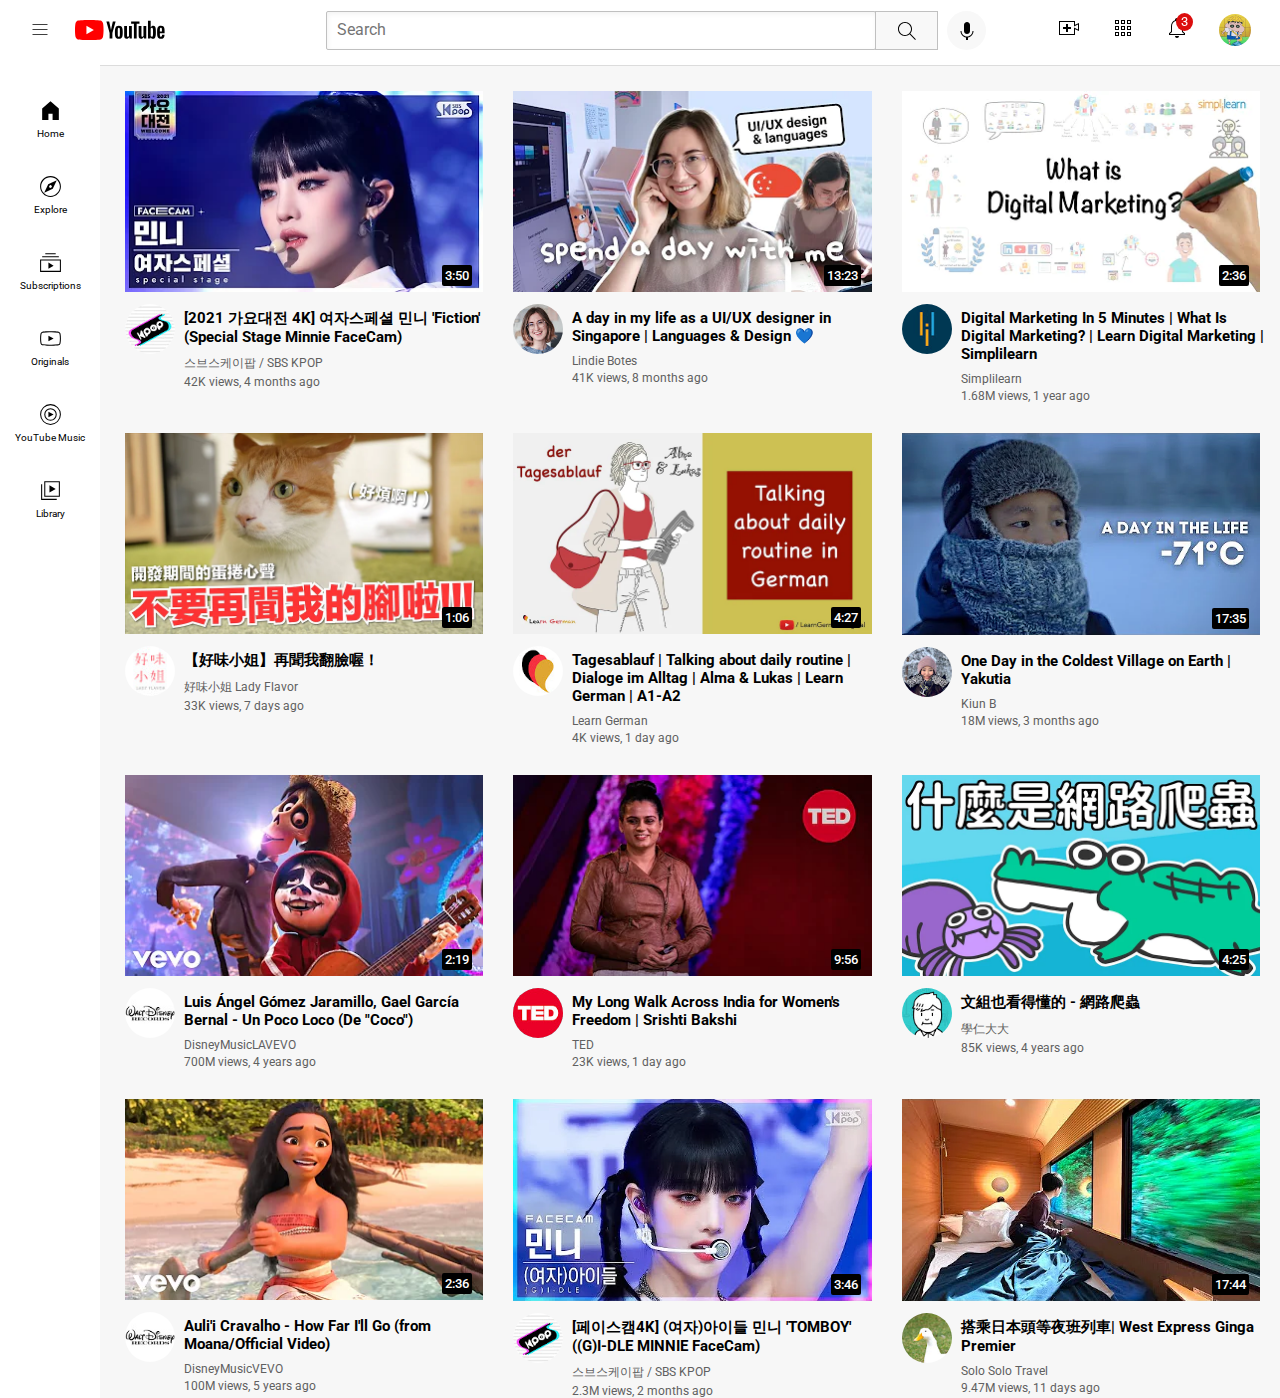
<file: index.html>
<!DOCTYPE html>
<html>

  <head>
    <title>Youtube Clone</title>
    <link rel="stylesheet" href="video.css">
    <link rel="stylesheet" href="header.css">
    <link rel="stylesheet" href="general.css">
    <link rel="stylesheet" href="sidebar.css">
    <link rel="preconnect" href="https://fonts.googleapis.com">
    <link rel="preconnect" href="https://fonts.gstatic.com" crossorigin>
    <link href="https://fonts.googleapis.com/css2?family=Roboto:wght@300;400;500;700&display=swap" rel="stylesheet">  
  </head>

  <body>
    <div class="header">
      <div class="left-section">
        <img src="youtube-icons/hamburger-menu.svg">
        <img src="youtube-icons/youtube-logo.svg">
      </div>
      <div class="middle-section">
        <input class="search-bar" type="text" placeholder="Search">
        <button class="search-button">
          <img class="search-icon" src="youtube-icons/search.svg">
          <div class="tooltip">Search</div>
        </button>
        <button class="voice-search-button">
          <img class="voice-icon" src="youtube-icons/voice-search-icon.svg">
          <div class="tooltip">Search with your voice</div>
        </button>
      </div>
      <div class="right-section">
        <div class="upload">
          <img class="upload-icon" src="youtube-icons/upload.svg">
          <div class="tooltip">Create</div>
        </div>
        <div class="apps">
          <img class="apps-icon" src="youtube-icons/youtube-apps.svg">
          <div class="tooltip">YouTube apps</div>
        </div>
        <div class="noti">
          <img class="noti-icon" src="youtube-icons/notifications.svg">
          <div class="no-of-noti">3</div>
          <div class="tooltip">Notifications</div>
        </div>
        <img class="my-icon" src="channel-icons/unnamed.jpg">
      </div>
      <div class="sidebar">
        <div class="side-bar-link">
          <img src="youtube-icons/home.svg">
          <div>Home</div>
        </div>
        <div class="side-bar-link"><img src="youtube-icons/explore.svg"><div>Explore</div></div>
        <div class="side-bar-link"><img src="youtube-icons/subscriptions.svg"><div>Subscriptions</div></div>
        <div class="side-bar-link"><img src="youtube-icons/originals.svg"><div>Originals</div></div>
        <div class="side-bar-link"><img src="youtube-icons/youtube-music.svg"><div>YouTube Music</div></div>
        <div class="side-bar-link"><img src="youtube-icons/library.svg"><div>Library</div></div>
      </div>
    </div>

    <div class="video-grid">
    <div class="video">
      <div class="cover-photo">
        <img src="cover-photo/minniefiction.webp">
        <div class="video-time">3:50</div>
      </div>
      <div class="video-info">
        <div class="channel-icon">
          <img class="icon" src="channel-icons/sbsicon.jpg">
        </div>
        <div class="tas">
        <p class="title">[2021 가요대전 4K] 여자스페셜 민니 'Fiction' (Special Stage Minnie FaceCam)</p>
        <p class="author">스브스케이팝 / SBS KPOP</p>
        <p class="stats">42K views, 4 months ago </p>
        </div>
      </div>
    </div>

    <div class="video">
      <div class="cover-photo">
        <img src="cover-photo/lindie.webp">
        <div class="video-time">13:23</div>
      </div>
      <div class="video-info">
        <div class="channel-icon">
          <img class="icon" src="channel-icons/lindie.jpg">
        </div>
        <div class="tas">
        <p class="title">A day in my life as a UI/UX designer in Singapore | Languages & Design 💙</p>
        <p class="author">Lindie Botes</p>
        <p class="stats">41K views, 8 months ago </p>
        </div>
      </div>
    </div>

    <div class="video">
      <div class="cover-photo">
        <img src="cover-photo/mar.webp">
        <div class="video-time">2:36</div>
      </div>
      <div class="video-info">
        <div class="channel-icon">
          <img class="icon" src="channel-icons/mar.jpg">
        </div>
        <div class="tas">
        <p class="title">Digital Marketing In 5 Minutes | What Is Digital Marketing? | Learn Digital Marketing | Simplilearn</p>
        <p class="author">
          Simplilearn</p>
        <p class="stats">1.68M views, 1 year ago </p>
        </div>
      </div>
    </div>

    <div class="video">
      <div class="cover-photo">
        <img src="cover-photo/ladyflavour.webp">
        <div class="video-time">1:06</div>
      </div>
      <div class="video-info">
        <div class="channel-icon">
          <img class="icon" src="channel-icons/ladyf.jpg">
        </div>
        <div class="tas">
        <p class="title">【好味小姐】再聞我翻臉喔！</p>
        <p class="author">好味小姐 Lady Flavor</p>
        <p class="stats">33K views, 7 days ago </p>
        </div>
      </div>
    </div>

    <div class="video">
      <div class="cover-photo">
        <img src="cover-photo/german.webp">
        <div class="video-time">4:27</div>
      </div>
      <div class="video-info">
        <div class="channel-icon">
          <img class="icon" src="channel-icons/german.jpg">
        </div>
        <div class="tas">
        <p class="title">Tagesablauf | Talking about daily routine | Dialoge im Alltag | Alma & Lukas | Learn German | A1-A2</p>
        <p class="author">Learn German</p>
        <p class="stats">4K views, 1 day ago </p>
        </div>
      </div>
    </div>

    <div class="video">
      <div class="cover-photo">
        <img src="cover-photo/cold.webp">
        <div class="video-time">17:35</div>
      </div>
      <div class="video-info">
        <div class="channel-icon">
          <img class="icon" src="channel-icons/cold.jpg">
        </div>
        <div class="tas">
        <p class="title">One Day in the Coldest Village on Earth | Yakutia</p>
        <p class="author">Kiun B</p>
        <p class="stats">18M views, 3 months ago </p>
        </div>
      </div>
    </div>

    <div class="video">
      <div class="cover-photo">
        <img src="cover-photo/coco.webp">
        <div class="video-time">2:19</div>
      </div>
      <div class="video-info">
        <div class="channel-icon">
          <img class="icon" src="channel-icons/coco.jpg">
        </div>
        <div class="tas">
        <p class="title">Luis Ángel Gómez Jaramillo, Gael García Bernal - Un Poco Loco (De "Coco")</p>
        <p class="author">
          DisneyMusicLAVEVO</p>
        <p class="stats">700M views, 4 years ago </p>
        </div>
      </div>
    </div>

    <div class="video">
      <div class="cover-photo">
        <img src="cover-photo/india.webp">
        <div class="video-time">9:56</div>
      </div>
      <div class="video-info">
        <div class="channel-icon">
          <img class="icon" src="channel-icons/india.jpg">
        </div>
        <div class="tas">
        <p class="title">My Long Walk Across India for Women's Freedom | Srishti Bakshi</p>
        <p class="author">TED</p>
        <p class="stats">23K views, 1 day ago </p>
        </div>
      </div>
    </div>

    <div class="video">
      <div class="cover-photo">
        <img src="cover-photo/croc.webp">
        <div class="video-time">4:25</div>
      </div>
      <div class="video-info">
        <div class="channel-icon">
          <img class="icon" src="channel-icons/croc.jpg">
        </div>
        <div class="tas">
        <p class="title">文組也看得懂的 - 網路爬蟲</p>
        <p class="author">學仁大大</p>
        <p class="stats">85K views, 4 years ago </p>
        </div>
      </div>
    </div>

    <div class="video">
      <div class="cover-photo">
        <img src="cover-photo/moana.webp">
        <div class="video-time">2:36</div>
      </div>
      <div class="video-info">
        <div class="channel-icon">
          <img class="icon" src="channel-icons/coco.jpg">
        </div>
        <div class="tas">
        <p class="title">Auli'i Cravalho - How Far I'll Go (from Moana/Official Video)</p>
        <p class="author">DisneyMusicVEVO</p>
        <p class="stats">100M views, 5 years ago </p>
        </div>
      </div>
    </div>

    <div class="video">
      <div class="cover-photo">
        <img src="cover-photo/minnietomboy.webp">
        <div class="video-time">3:46</div>
      </div>
      <div class="video-info">
        <div class="channel-icon">
          <img class="icon" src="channel-icons/sbsicon.jpg">
        </div>
        <div class="tas">
        <p class="title">[페이스캠4K] (여자)아이들 민니 'TOMBOY' ((G)I-DLE MINNIE FaceCam)</p>
        <p class="author">스브스케이팝 / SBS KPOP</p>
        <p class="stats">2.3M views, 2 months ago </p>
        </div>
      </div>
    </div>

    <div class="video">
      <div class="cover-photo">
        <img src="cover-photo/japan.webp">
        <div class="video-time">17:44</div>
      </div>
      <div class="video-info">
        <div class="channel-icon">
          <img class="icon" src="channel-icons/japan.jpg">
        </div>
        <div class="tas">
        <p class="title">搭乘日本頭等夜班列車| West Express Ginga Premier</p>
        <p class="author">Solo Solo Travel</p>
        <p class="stats">9.47M views, 11 days ago </p>
        </div>
      </div>
    </div>

  </div>
  </body>
</html>
</file>
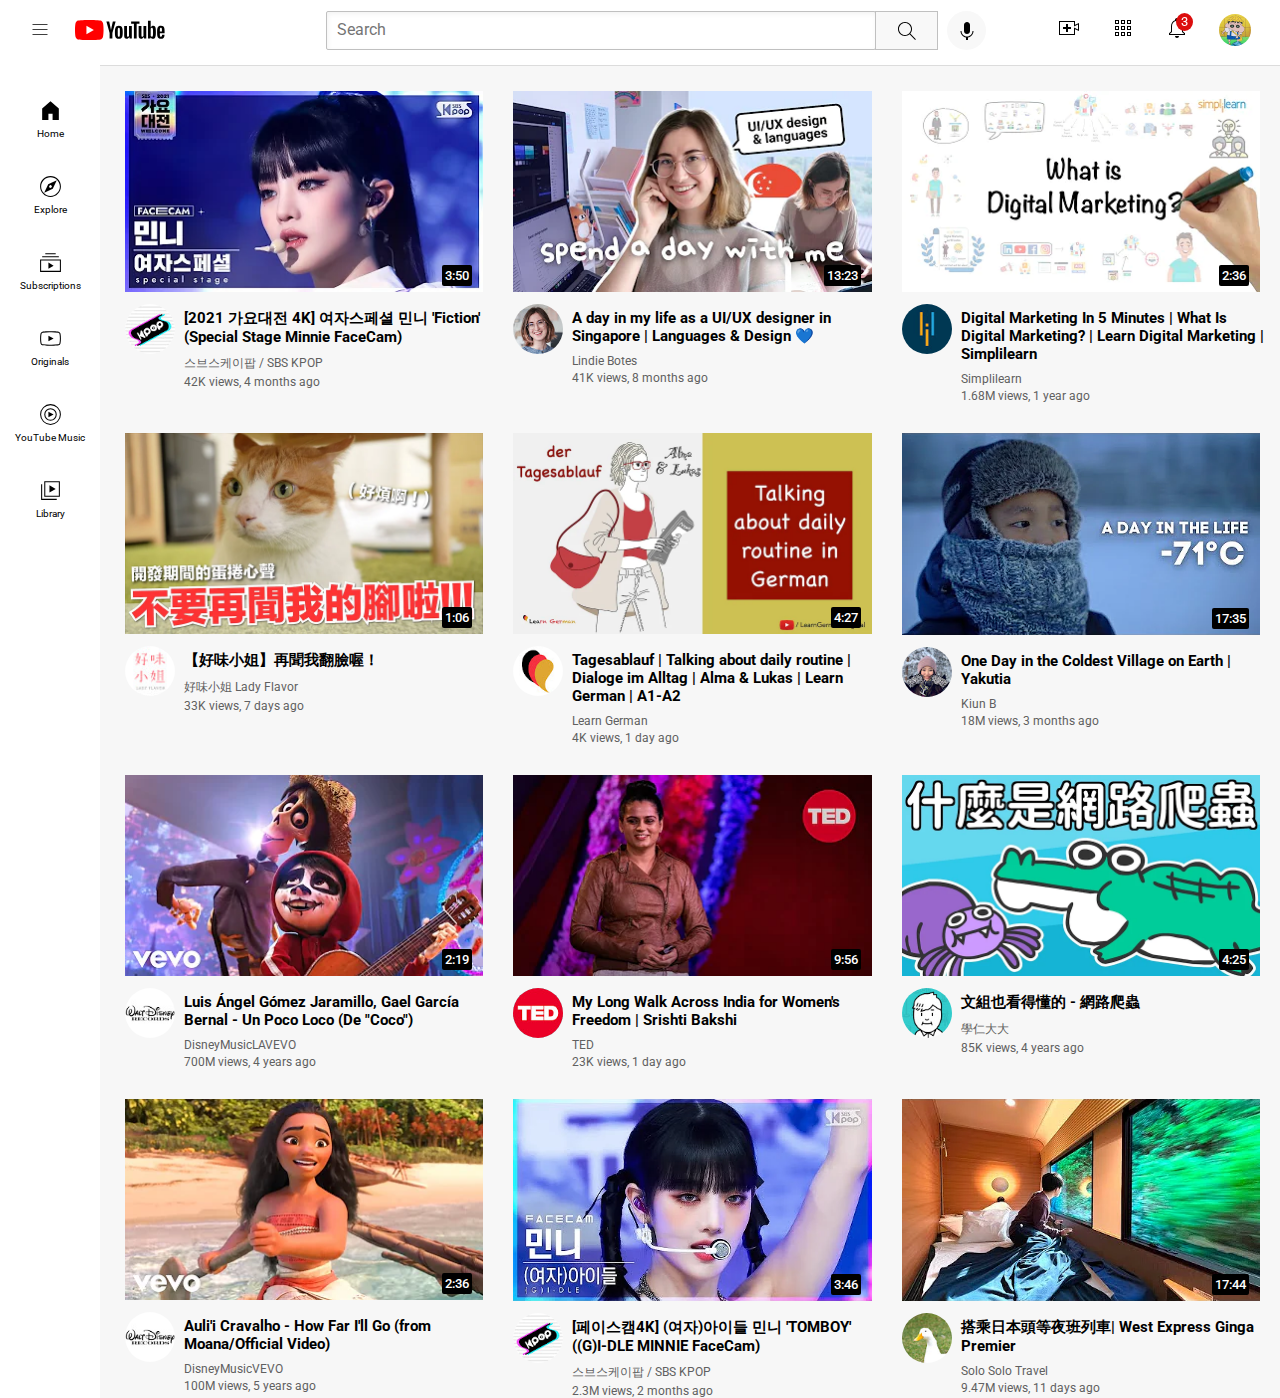
<file: youtube.html>
<!DOCTYPE html>
<html>

  <head>
    <title>Youtube Clone</title>
    <link rel="stylesheet" href="video.css">
    <link rel="stylesheet" href="header.css">
    <link rel="stylesheet" href="general.css">
    <link rel="stylesheet" href="sidebar.css">
    <link rel="preconnect" href="https://fonts.googleapis.com">
    <link rel="preconnect" href="https://fonts.gstatic.com" crossorigin>
    <link href="https://fonts.googleapis.com/css2?family=Roboto:wght@300;400;500;700&display=swap" rel="stylesheet">  
  </head>

  <body>
    <div class="header">
      <div class="left-section">
        <img src="youtube-icons/hamburger-menu.svg">
        <img src="youtube-icons/youtube-logo.svg">
      </div>
      <div class="middle-section">
        <input class="search-bar" type="text" placeholder="Search">
        <button class="search-button">
          <img class="search-icon" src="youtube-icons/search.svg">
          <div class="tooltip">Search</div>
        </button>
        <button class="voice-search-button">
          <img class="voice-icon" src="youtube-icons/voice-search-icon.svg">
          <div class="tooltip">Search with your voice</div>
        </button>
      </div>
      <div class="right-section">
        <div class="upload">
          <img class="upload-icon" src="youtube-icons/upload.svg">
          <div class="tooltip">Create</div>
        </div>
        <div class="apps">
          <img class="apps-icon" src="youtube-icons/youtube-apps.svg">
          <div class="tooltip">YouTube apps</div>
        </div>
        <div class="noti">
          <img class="noti-icon" src="youtube-icons/notifications.svg">
          <div class="no-of-noti">3</div>
          <div class="tooltip">Notifications</div>
        </div>
        <img class="my-icon" src="channel-icons/unnamed.jpg">
      </div>
      <div class="sidebar">
        <div class="side-bar-link">
          <img src="youtube-icons/home.svg">
          <div>Home</div>
        </div>
        <div class="side-bar-link"><img src="youtube-icons/explore.svg"><div>Explore</div></div>
        <div class="side-bar-link"><img src="youtube-icons/subscriptions.svg"><div>Subscriptions</div></div>
        <div class="side-bar-link"><img src="youtube-icons/originals.svg"><div>Originals</div></div>
        <div class="side-bar-link"><img src="youtube-icons/youtube-music.svg"><div>YouTube Music</div></div>
        <div class="side-bar-link"><img src="youtube-icons/library.svg"><div>Library</div></div>
      </div>
    </div>

    <div class="video-grid">
    <div class="video">
      <div class="cover-photo">
        <img src="cover-photo/minniefiction.webp">
        <div class="video-time">3:50</div>
      </div>
      <div class="video-info">
        <div class="channel-icon">
          <img class="icon" src="channel-icons/sbsicon.jpg">
        </div>
        <div class="tas">
        <p class="title">[2021 가요대전 4K] 여자스페셜 민니 'Fiction' (Special Stage Minnie FaceCam)</p>
        <p class="author">스브스케이팝 / SBS KPOP</p>
        <p class="stats">42K views, 4 months ago </p>
        </div>
      </div>
    </div>

    <div class="video">
      <div class="cover-photo">
        <img src="cover-photo/lindie.webp">
        <div class="video-time">13:23</div>
      </div>
      <div class="video-info">
        <div class="channel-icon">
          <img class="icon" src="channel-icons/lindie.jpg">
        </div>
        <div class="tas">
        <p class="title">A day in my life as a UI/UX designer in Singapore | Languages & Design 💙</p>
        <p class="author">Lindie Botes</p>
        <p class="stats">41K views, 8 months ago </p>
        </div>
      </div>
    </div>

    <div class="video">
      <div class="cover-photo">
        <img src="cover-photo/mar.webp">
        <div class="video-time">2:36</div>
      </div>
      <div class="video-info">
        <div class="channel-icon">
          <img class="icon" src="channel-icons/mar.jpg">
        </div>
        <div class="tas">
        <p class="title">Digital Marketing In 5 Minutes | What Is Digital Marketing? | Learn Digital Marketing | Simplilearn</p>
        <p class="author">
          Simplilearn</p>
        <p class="stats">1.68M views, 1 year ago </p>
        </div>
      </div>
    </div>

    <div class="video">
      <div class="cover-photo">
        <img src="cover-photo/ladyflavour.webp">
        <div class="video-time">1:06</div>
      </div>
      <div class="video-info">
        <div class="channel-icon">
          <img class="icon" src="channel-icons/ladyf.jpg">
        </div>
        <div class="tas">
        <p class="title">【好味小姐】再聞我翻臉喔！</p>
        <p class="author">好味小姐 Lady Flavor</p>
        <p class="stats">33K views, 7 days ago </p>
        </div>
      </div>
    </div>

    <div class="video">
      <div class="cover-photo">
        <img src="cover-photo/german.webp">
        <div class="video-time">4:27</div>
      </div>
      <div class="video-info">
        <div class="channel-icon">
          <img class="icon" src="channel-icons/german.jpg">
        </div>
        <div class="tas">
        <p class="title">Tagesablauf | Talking about daily routine | Dialoge im Alltag | Alma & Lukas | Learn German | A1-A2</p>
        <p class="author">Learn German</p>
        <p class="stats">4K views, 1 day ago </p>
        </div>
      </div>
    </div>

    <div class="video">
      <div class="cover-photo">
        <img src="cover-photo/cold.webp">
        <div class="video-time">17:35</div>
      </div>
      <div class="video-info">
        <div class="channel-icon">
          <img class="icon" src="channel-icons/cold.jpg">
        </div>
        <div class="tas">
        <p class="title">One Day in the Coldest Village on Earth | Yakutia</p>
        <p class="author">Kiun B</p>
        <p class="stats">18M views, 3 months ago </p>
        </div>
      </div>
    </div>

    <div class="video">
      <div class="cover-photo">
        <img src="cover-photo/coco.webp">
        <div class="video-time">2:19</div>
      </div>
      <div class="video-info">
        <div class="channel-icon">
          <img class="icon" src="channel-icons/coco.jpg">
        </div>
        <div class="tas">
        <p class="title">Luis Ángel Gómez Jaramillo, Gael García Bernal - Un Poco Loco (De "Coco")</p>
        <p class="author">
          DisneyMusicLAVEVO</p>
        <p class="stats">700M views, 4 years ago </p>
        </div>
      </div>
    </div>

    <div class="video">
      <div class="cover-photo">
        <img src="cover-photo/india.webp">
        <div class="video-time">9:56</div>
      </div>
      <div class="video-info">
        <div class="channel-icon">
          <img class="icon" src="channel-icons/india.jpg">
        </div>
        <div class="tas">
        <p class="title">My Long Walk Across India for Women's Freedom | Srishti Bakshi</p>
        <p class="author">TED</p>
        <p class="stats">23K views, 1 day ago </p>
        </div>
      </div>
    </div>

    <div class="video">
      <div class="cover-photo">
        <img src="cover-photo/croc.webp">
        <div class="video-time">4:25</div>
      </div>
      <div class="video-info">
        <div class="channel-icon">
          <img class="icon" src="channel-icons/croc.jpg">
        </div>
        <div class="tas">
        <p class="title">文組也看得懂的 - 網路爬蟲</p>
        <p class="author">學仁大大</p>
        <p class="stats">85K views, 4 years ago </p>
        </div>
      </div>
    </div>

    <div class="video">
      <div class="cover-photo">
        <img src="cover-photo/moana.webp">
        <div class="video-time">2:36</div>
      </div>
      <div class="video-info">
        <div class="channel-icon">
          <img class="icon" src="channel-icons/coco.jpg">
        </div>
        <div class="tas">
        <p class="title">Auli'i Cravalho - How Far I'll Go (from Moana/Official Video)</p>
        <p class="author">DisneyMusicVEVO</p>
        <p class="stats">100M views, 5 years ago </p>
        </div>
      </div>
    </div>

    <div class="video">
      <div class="cover-photo">
        <img src="cover-photo/minnietomboy.webp">
        <div class="video-time">3:46</div>
      </div>
      <div class="video-info">
        <div class="channel-icon">
          <img class="icon" src="channel-icons/sbsicon.jpg">
        </div>
        <div class="tas">
        <p class="title">[페이스캠4K] (여자)아이들 민니 'TOMBOY' ((G)I-DLE MINNIE FaceCam)</p>
        <p class="author">스브스케이팝 / SBS KPOP</p>
        <p class="stats">2.3M views, 2 months ago </p>
        </div>
      </div>
    </div>

    <div class="video">
      <div class="cover-photo">
        <img src="cover-photo/japan.webp">
        <div class="video-time">17:44</div>
      </div>
      <div class="video-info">
        <div class="channel-icon">
          <img class="icon" src="channel-icons/japan.jpg">
        </div>
        <div class="tas">
        <p class="title">搭乘日本頭等夜班列車| West Express Ginga Premier</p>
        <p class="author">Solo Solo Travel</p>
        <p class="stats">9.47M views, 11 days ago </p>
        </div>
      </div>
    </div>

  </div>
  </body>
</html>
</file>
<file: video.css>
.cover-photo{
  width:100%;
  margin-bottom: 8px;
  position: relative;
}

.cover-photo img{
  height:100%;      /*the stuff will resize when the window is resized*/
  width:100%;
  object-fit: cover;
}

.video-grid{
  display: grid;
  grid-template-columns: 1fr 1fr 1fr 1fr;    /*equally distribute space for 3 columns*/
  row-gap: 30px;
  column-gap: 30px;
  background-color: rgb(247,247,247);
  padding-top:25px;
  padding-left:25px;
  padding-right: 20px;
  border:0;
  border-top: 1px;
  border-style: solid;
  border-color: rgb(220,220,220);
}

@media (max-width: 1300px) {                          /*when the window shrinks will not squeeze tgt*/
  .video-grid{
    grid-template-columns: 1fr 1fr 1fr;
  }
}

@media (max-width: 1000px) {
  .video-grid{
    grid-template-columns: 1fr 1fr;
  }
}

@media (max-width: 600px) {
  .video-grid{
    grid-template-columns: 1fr;
  }
}

.title{
  font-size: 15px;
  margin-top: 5px;
  margin-bottom:0;
  margin-left: 5px;
  font-weight: 700;
  width: 100%;
}

.author{
  font-size:12px;
  margin-top: 9px;
  margin-bottom:0;
  margin-left: 5px;
  color: rgb(96,96,96);
}

.stats{
  font-size:12px;
  margin-top: 3px;
  margin-bottom:0;
  margin-left: 5px;
  color: rgb(96,96,96);
}

.channel-icon{
  vertical-align: top;
}

.channel-icon img{
  width:50px;
  border-radius: 50%;
}

.tas{
  display: grid;
  grid-template-rows: 1fr,1fr,1fr;
  margin-left: 4px;
}

.video-info{
  display:grid;
  grid-template-columns: 50px 1fr;
}

.video-time{
  background-color: black;
  color: white;
  position: absolute;
  bottom: 10px;
  right:11px;
  font-family: Roboto;
  font-size: 13px;
  font-weight: 500;
  padding: 3px;
  border-radius: 2px;
}
</file>
<file: header.css>
.header{
  height:60px;
  display:flex;
  flex-direction: row;
  justify-content: space-between;             /*separate*/
  position: fixed;                            /*header fixed not scrolling down*/
  background-color: white;
  vertical-align: middle;
  right:0;
  left:0;
  top:0;
  z-index: 100;                               /*put on the very top will not be covered*/
}

.left-section{
  display: flex;
  align-items: center;
  margin-left: 20px;
  width:200px;
}

.left-section img{
  height: 20px;
  margin-left: 10px;
  margin-right: 15px;
  cursor: pointer;
}


.middle-section{
  flex:1;
  margin-left: 70px;
  margin-right:35px;
  max-width: 660px;
  display: flex;
  align-items: center;
}

.search-bar{
  flex:1;
  height: 35px;
  padding-left: 10px;
  font-size: 16px;
  border-width: 1px;
  border-style: solid;
  border-color: rgb(192,192,192);
  border-radius: 2px;
  box-shadow: inset 1px 2px 5px rgba(0,0,0,0.05);      /*shadow*/
  width:0;                                               /*remove default minimum width*/
}

.search-bar::placeholder{
  font-family:Roboto, Arial;
  font-size: 16px;
}

.search-bar:active{
  border: 0;
}

.search-button{
  height: 39px;
  width: 63px;
  background-color: rgb(248, 248, 248);
  border-width: 1px;
  border-style: solid;
  border-color: rgb(192,192,192);
  margin-left: -1px;
  cursor: pointer;
  position: relative;
}

.search-button .tooltip{
  position: absolute;
  background-color: gray;
  color: white;
  padding-top: 6px;
  padding-bottom: 6px;
  padding-left: 8px;
  padding-right: 8px;
  border-radius: 2px;
  font-size: 12px;
  bottom:-40px;
  left: 5px;
  opacity:0;                               /*show tooltip only when hover*/
  pointer-events: none;                    /*tooltip doesnt count as hover part*/
}

.search-button:hover .tooltip{
  opacity: 1;
}

.search-button:hover{
  background-color: rgb(242,242,242);
}

.search-icon{
  height:24px;
  margin-top: 4px;
}

.voice-icon{
  height:24px;
  margin-top: 4px;
}

.voice-search-button{
  height: 39px;
  width: 39px;
  background-color: rgb(248, 248, 248);
  border-radius:50%;
  border: 0;
  margin-left: 9px;
  cursor: pointer;
  position: relative;
}

.voice-search-button .tooltip{
  position: absolute;
  width:125px;
  background-color: gray;
  color: white;
  padding-top: 6px;
  padding-bottom: 6px;
  padding-left: 8px;
  padding-right: 8px;
  border-radius: 2px;
  font-size: 12px;
  bottom:-40px;
  left: -50px;
  opacity:0;
  pointer-events: none;     
}

.voice-search-button:hover .tooltip{
  opacity: 1;
}

.right-section{
  width:223px;
  display: flex;
  align-items: center;
  justify-content: space-between;
  flex-shrink: 0;                               /*no matter what happens don't shrink*/
}

.upload{
  position: relative;
}

.upload .tooltip{
  position: absolute;
  width:32px;
  background-color: gray;
  color: white;
  padding-top: 6px;
  padding-bottom: 6px;
  padding-left: 8px;
  padding-right: 8px;
  border-radius: 2px;
  font-size: 12px;
  bottom:-38px;
  left: -13px;
  opacity:0;
  pointer-events: none;     
}

.upload:hover .tooltip{
  opacity:1;
}

.upload-icon{
  height:24px;
  cursor: pointer;
}

.apps{
  position: relative;
}

.apps .tooltip{
  position: absolute;
  width:70px;
  background-color: gray;
  color: white;
  padding-top: 6px;
  padding-bottom: 6px;
  padding-left: 8px;
  padding-right: 8px;
  border-radius: 2px;
  font-size: 12px;
  bottom:-38px;
  left: -30px;
  opacity:0;
  pointer-events: none;     
}

.apps:hover .tooltip{
  opacity:1;
}

.apps-icon{
  height:24px;
  cursor: pointer;
}

.noti-icon{
  height:24px;
  cursor: pointer;
}

.noti{
  position: relative;
}

.noti .tooltip{
  position: absolute;
  width:62px;
  background-color: gray;
  color: white;
  padding-top: 6px;
  padding-bottom: 6px;
  padding-left: 8px;
  padding-right: 8px;
  border-radius: 2px;
  font-size: 12px;
  bottom:-38px;
  left: -30px;
  opacity:0;
  pointer-events: none;     
}

.noti:hover .tooltip{
  opacity:1;
}

.my-icon{
  height:32px;
  object-fit: cover;
  border-radius: 50%;
  margin-right: 29px;
  cursor: pointer;
}

.noti{
  position: relative;
}

.no-of-noti{
  background-color: rgb(220, 13, 13);
  width:17px;
  height: 17px;
  border-radius: 50%;
  font-size: 13px;
  padding-top: 1px;
  font-family: Roboto, Arial;
  text-align: center;
  color: white;
  position: absolute;
  top: -3px;
  right:-4px;
}
</file>
<file: general.css>
p{
  font-family: Roboto, Arial, sans-serif;
}

body{
  margin:0;
  padding-top:65px;
  padding-left: 100px;
}
</file>
<file: sidebar.css>
.sidebar{
  width: 100px;
  background-color: white;
  position: fixed;
  bottom:0;
  left: 0;
  top:80px;
}

.sidebar img{
  height: 25px;
}

.side-bar-link{
  height:76px;
  width: 100%;
  font-size: 10px;
  font-family: Roboto;
  align-items: center;
  display: flex;
  justify-content: center;
  align-items: center;
  flex-direction: column;                  /*diplay vertically*/
  row-gap: 5px;
  cursor: pointer;
}

.side-bar-link:hover{
  background-color: rgb(235,235,235);
}
</file>
